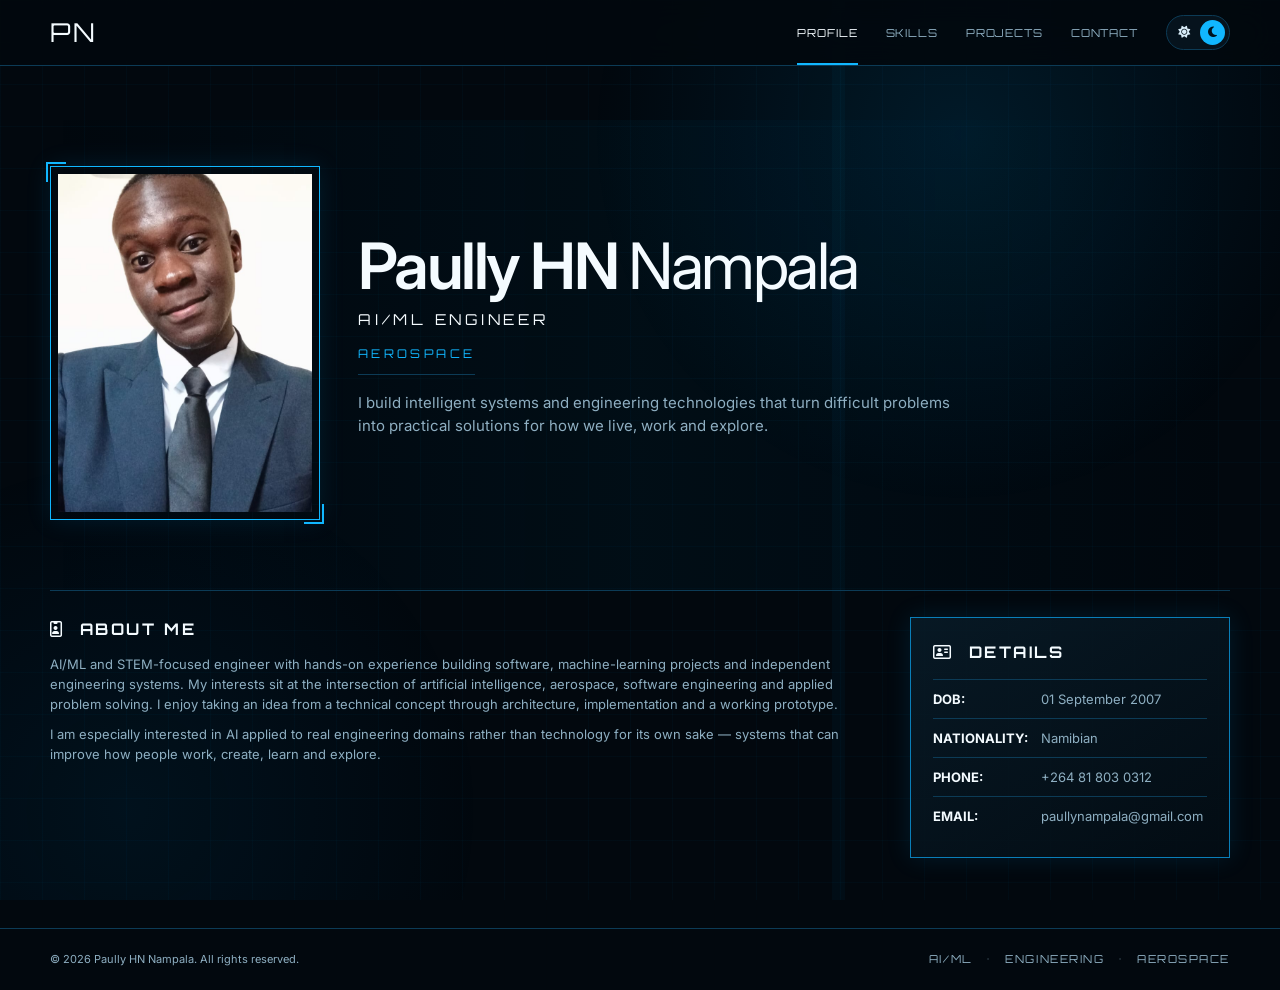
<file: index.html>
<!doctype html><html lang="en"><head><meta charset="utf-8"><meta name="viewport" content="width=device-width,initial-scale=1"><title>Paully HN Nampala | AI/ML Engineer</title><link rel="stylesheet" href="style.css"><link rel="stylesheet" href="https://cdnjs.cloudflare.com/ajax/libs/font-awesome/6.5.2/css/all.min.css"></head><body>
<header class="header"><div class="container header-inner"><a class="brand" href="index.html">PN</a><nav class="nav"><a class="active" href="index.html">PROFILE</a><a href="skills.html">SKILLS</a><a href="projects.html">PROJECTS</a><a href="contact.html">CONTACT</a><button class="theme-toggle" data-theme-toggle aria-label="Toggle theme"><span class="sun"><i class="fa-solid fa-sun"></i></span><span class="moon selected"><i class="fa-solid fa-moon"></i></span></button></nav></div></header>
<main class="page"><div class="container"><div class="hero"><div class="portrait-wrap"><img class="portrait" src="assets/images/paully-nampala.jpg" alt="Paully HN Nampala"></div><div class="hero-copy"><h1>Paully HN <span>Nampala</span></h1><div class="role">AI/ML ENGINEER</div><div class="subrole">AEROSPACE</div><p class="lead">I build intelligent systems and engineering technologies that turn difficult problems into practical solutions for how we live, work and explore.</p></div></div><div class="about-grid"><section class="about"><h2><i class="fa-regular fa-id-badge"></i> &nbsp;ABOUT ME</h2><p>AI/ML and STEM-focused engineer with hands-on experience building software, machine-learning projects and independent engineering systems. My interests sit at the intersection of artificial intelligence, aerospace, software engineering and applied problem solving. I enjoy taking an idea from a technical concept through architecture, implementation and a working prototype.</p><p style="margin-top:10px">I am especially interested in AI applied to real engineering domains rather than technology for its own sake — systems that can improve how people work, create, learn and explore.</p></section><aside class="details"><h2><i class="fa-regular fa-address-card"></i> &nbsp;DETAILS</h2><div class="detail"><b>DOB:</b><span>01 September 2007</span></div><div class="detail"><b>NATIONALITY:</b><span>Namibian</span></div><div class="detail"><b>PHONE:</b><span>+264 81 803 0312</span></div><div class="detail"><b>EMAIL:</b><span>paullynampala@gmail.com</span></div></aside></div></div></main><a class="top" href="#"><i class="fa-solid fa-chevron-up"></i></a><footer class="footer"><div class="container footer-inner"><span>© 2026 Paully HN Nampala. All rights reserved.</span><span class="footer-tags">AI/ML &nbsp; • &nbsp; ENGINEERING &nbsp; • &nbsp; AEROSPACE</span></div></footer><script src="script.js"></script></body></html>
</file>
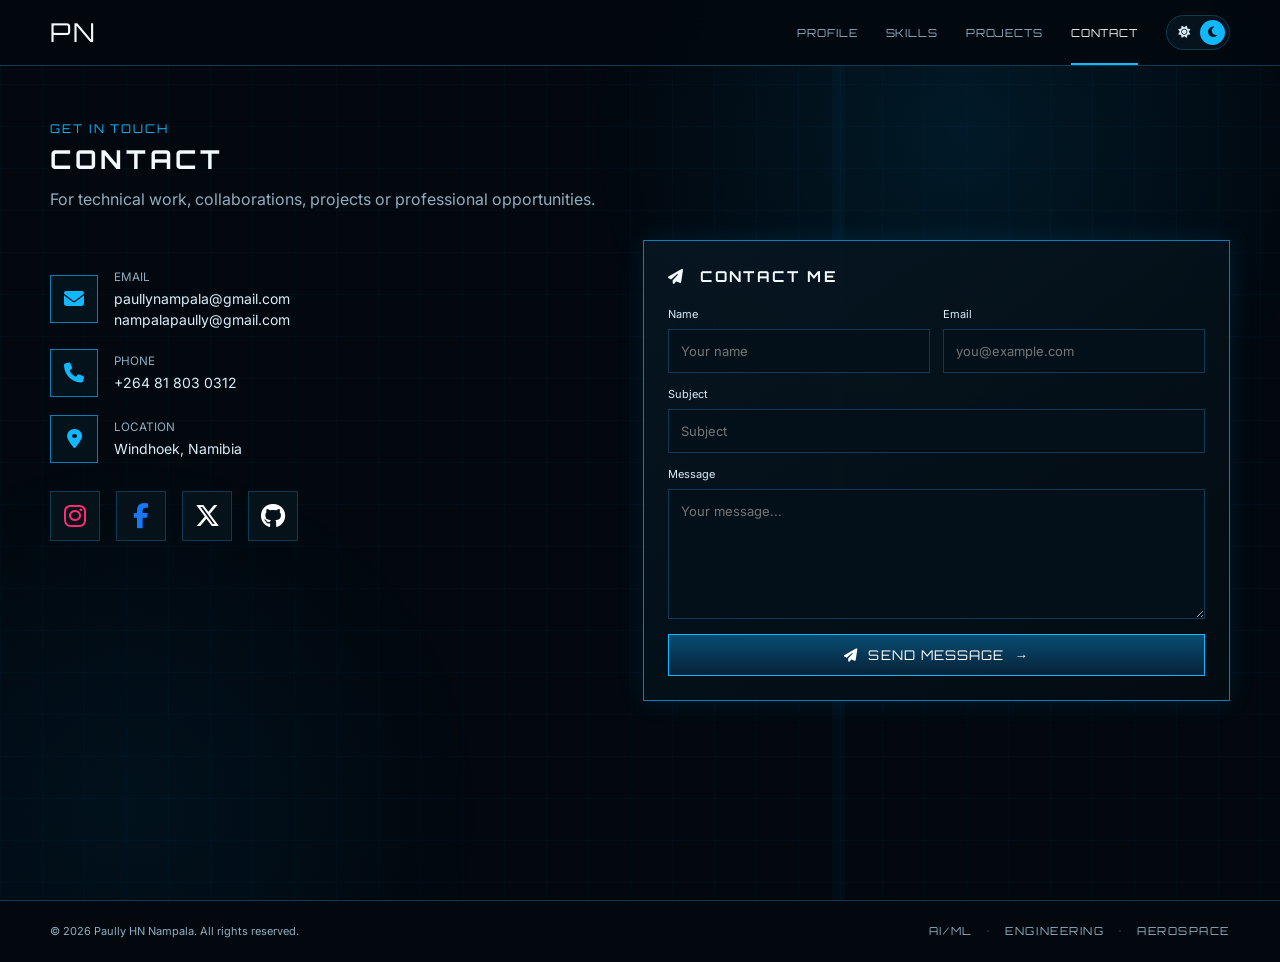
<file: contact.html>
<!doctype html><html lang="en"><head><meta charset="utf-8"><meta name="viewport" content="width=device-width,initial-scale=1"><title>Contact | Paully HN Nampala</title><link rel="stylesheet" href="style.css"><link rel="stylesheet" href="https://cdnjs.cloudflare.com/ajax/libs/font-awesome/6.5.2/css/all.min.css"></head><body><header class="header"><div class="container header-inner"><a class="brand" href="index.html">PN</a><nav class="nav"><a href="index.html">PROFILE</a><a href="skills.html">SKILLS</a><a href="projects.html">PROJECTS</a><a class="active" href="contact.html">CONTACT</a><button class="theme-toggle" data-theme-toggle><span class="sun"><i class="fa-solid fa-sun"></i></span><span class="moon selected"><i class="fa-solid fa-moon"></i></span></button></nav></div></header><main class="page"><div class="container"><div class="section-head"><div><div class="eyebrow">GET IN TOUCH</div><h1 class="page-title">CONTACT</h1><p>For technical work, collaborations, projects or professional opportunities.</p></div></div><div class="contact-layout"><section><div class="contact-list"><div class="contact-item"><div class="contact-icon"><i class="fa-solid fa-envelope"></i></div><p><small>EMAIL</small>paullynampala@gmail.com<br>nampalapaully@gmail.com</p></div><div class="contact-item"><div class="contact-icon"><i class="fa-solid fa-phone"></i></div><p><small>PHONE</small>+264 81 803 0312</p></div><div class="contact-item"><div class="contact-icon"><i class="fa-solid fa-location-dot"></i></div><p><small>LOCATION</small>Windhoek, Namibia</p></div></div><div class="socials"><a class="social instagram" href="https://www.instagram.com/paully_.nampala_007/" target="_blank" rel="noopener" aria-label="Instagram"><i class="fa-brands fa-instagram"></i></a><a class="social facebook" href="https://www.facebook.com/" target="_blank" rel="noopener" aria-label="Facebook"><i class="fa-brands fa-facebook-f"></i></a><a class="social x" href="https://x.com/" target="_blank" rel="noopener" aria-label="X"><i class="fa-brands fa-x-twitter"></i></a><a class="social github-social" href="https://github.com/Paully10?tab=repositories" target="_blank" rel="noopener" aria-label="GitHub"><i class="fa-brands fa-github"></i></a></div></section><section class="form-box"><h2><i class="fa-solid fa-paper-plane"></i> &nbsp;CONTACT ME</h2><form action="https://formsubmit.co/paullynampala@gmail.com" method="POST"><input type="hidden" name="_subject" value="Portfolio contact — Paully HN Nampala"><input type="hidden" name="_captcha" value="false"><input type="hidden" name="_template" value="table"><div class="form-grid"><div class="field"><label for="name">Name</label><input id="name" name="name" required placeholder="Your name"></div><div class="field"><label for="email">Email</label><input id="email" type="email" name="email" required placeholder="you@example.com"></div><div class="field full"><label for="subject">Subject</label><input id="subject" name="subject" required placeholder="Subject"></div><div class="field full"><label for="message">Message</label><textarea id="message" name="message" required placeholder="Your message..."></textarea></div></div><button class="form-submit" type="submit"><i class="fa-solid fa-paper-plane"></i> &nbsp;SEND MESSAGE&nbsp; →</button></form></section></div></div></main><a class="top" href="#"><i class="fa-solid fa-chevron-up"></i></a><footer class="footer"><div class="container footer-inner"><span>© 2026 Paully HN Nampala. All rights reserved.</span><span class="footer-tags">AI/ML &nbsp; • &nbsp; ENGINEERING &nbsp; • &nbsp; AEROSPACE</span></div></footer><script src="script.js"></script></body></html>
</file>
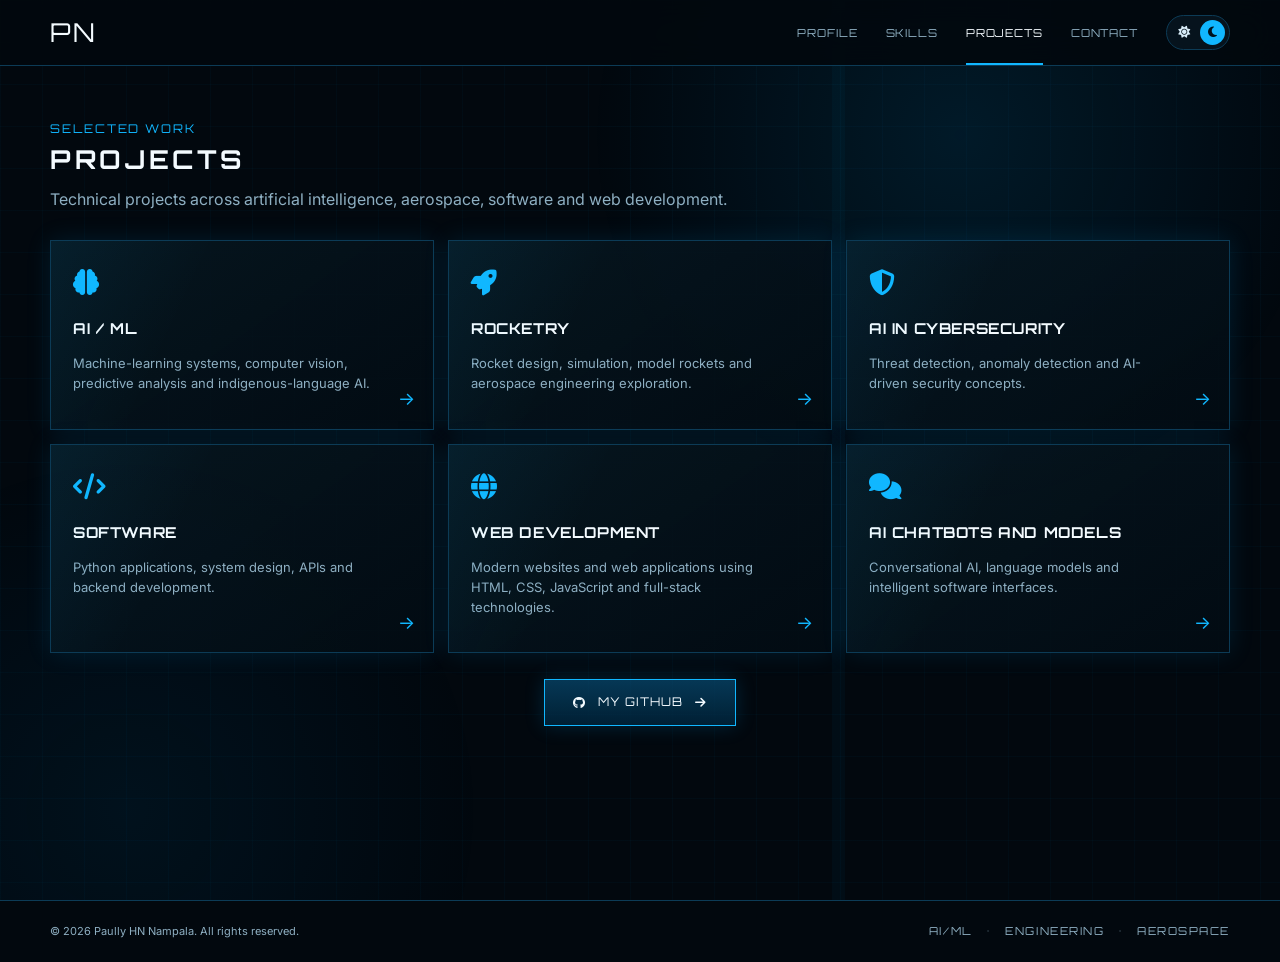
<file: projects.html>
<!doctype html><html lang="en"><head><meta charset="utf-8"><meta name="viewport" content="width=device-width,initial-scale=1"><title>Projects | Paully HN Nampala</title><link rel="stylesheet" href="style.css"><link rel="stylesheet" href="https://cdnjs.cloudflare.com/ajax/libs/font-awesome/6.5.2/css/all.min.css"></head><body><header class="header"><div class="container header-inner"><a class="brand" href="index.html">PN</a><nav class="nav"><a href="index.html">PROFILE</a><a href="skills.html">SKILLS</a><a class="active" href="projects.html">PROJECTS</a><a href="contact.html">CONTACT</a><button class="theme-toggle" data-theme-toggle><span class="sun"><i class="fa-solid fa-sun"></i></span><span class="moon selected"><i class="fa-solid fa-moon"></i></span></button></nav></div></header><main class="page"><div class="container"><div class="section-head"><div><div class="eyebrow">SELECTED WORK</div><h1 class="page-title">PROJECTS</h1><p>Technical projects across artificial intelligence, aerospace, software and web development.</p></div></div><div class="projects-grid"><article class="card project-card"><div class="icon"><i class="fa-solid fa-brain"></i></div><h3>AI / ML</h3><p>Machine-learning systems, computer vision, predictive analysis and indigenous-language AI.</p><span class="project-arrow">→</span></article><article class="card project-card"><div class="icon"><i class="fa-solid fa-rocket"></i></div><h3>ROCKETRY</h3><p>Rocket design, simulation, model rockets and aerospace engineering exploration.</p><span class="project-arrow">→</span></article><article class="card project-card"><div class="icon"><i class="fa-solid fa-shield-halved"></i></div><h3>AI IN CYBERSECURITY</h3><p>Threat detection, anomaly detection and AI-driven security concepts.</p><span class="project-arrow">→</span></article><article class="card project-card"><div class="icon"><i class="fa-solid fa-code"></i></div><h3>SOFTWARE</h3><p>Python applications, system design, APIs and backend development.</p><span class="project-arrow">→</span></article><article class="card project-card"><div class="icon"><i class="fa-solid fa-globe"></i></div><h3>WEB DEVELOPMENT</h3><p>Modern websites and web applications using HTML, CSS, JavaScript and full-stack technologies.</p><span class="project-arrow">→</span></article><article class="card project-card"><div class="icon"><i class="fa-solid fa-comments"></i></div><h3>AI CHATBOTS AND MODELS</h3><p>Conversational AI, language models and intelligent software interfaces.</p><span class="project-arrow">→</span></article></div><div class="cta-row"><a class="cta" href="https://github.com/Paully10?tab=repositories" target="_blank" rel="noopener"><i class="fa-brands fa-github"></i> MY GITHUB <i class="fa-solid fa-arrow-right"></i></a></div></div></main><footer class="footer"><div class="container footer-inner"><span>© 2026 Paully HN Nampala. All rights reserved.</span><span class="footer-tags">AI/ML &nbsp; • &nbsp; ENGINEERING &nbsp; • &nbsp; AEROSPACE</span></div></footer><script src="script.js"></script></body></html>
</file>
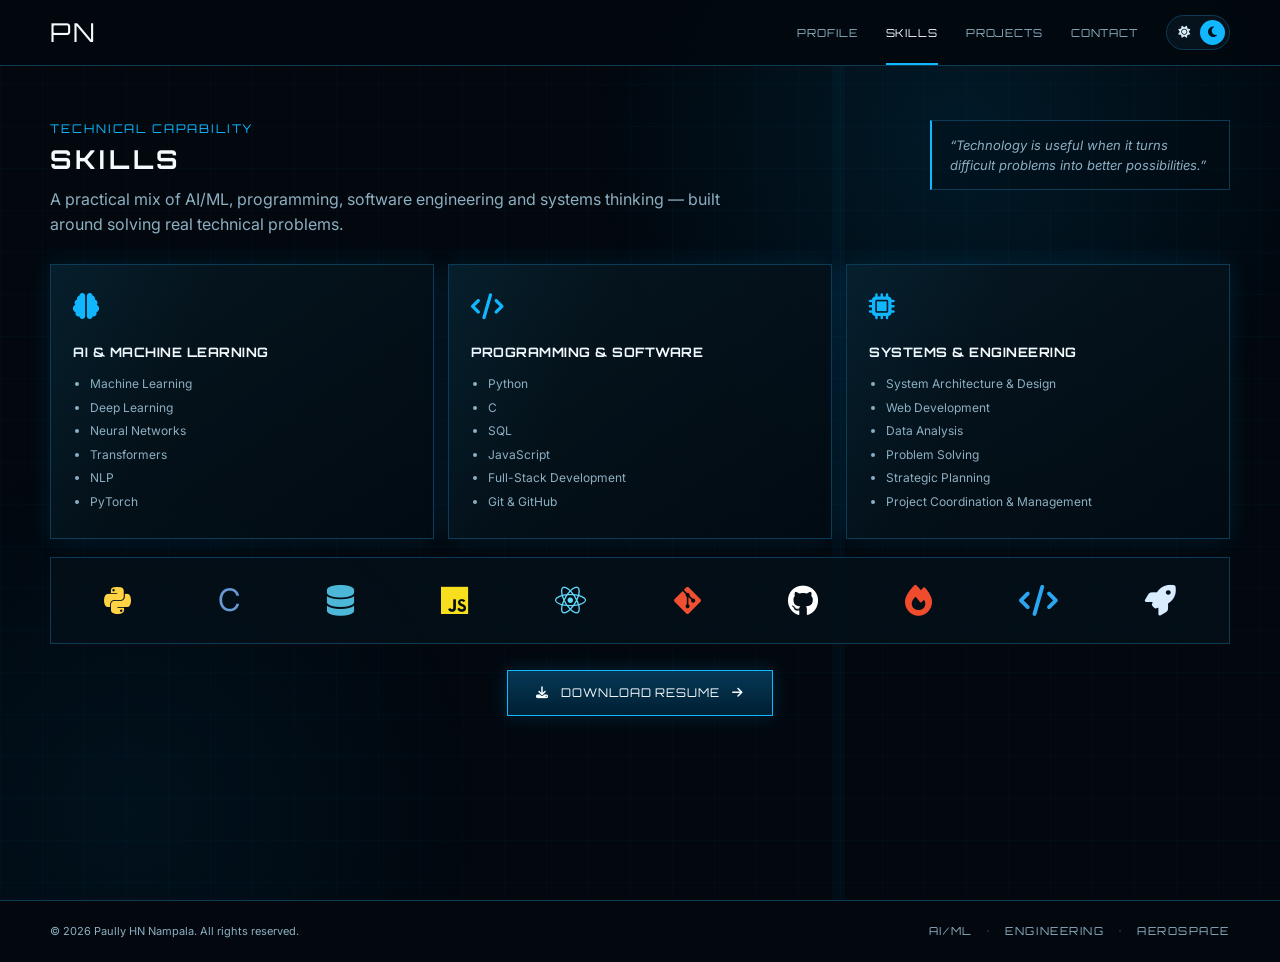
<file: skills.html>
<!doctype html><html lang="en"><head><meta charset="utf-8"><meta name="viewport" content="width=device-width,initial-scale=1"><title>Skills | Paully HN Nampala</title><link rel="stylesheet" href="style.css"><link rel="stylesheet" href="https://cdnjs.cloudflare.com/ajax/libs/font-awesome/6.5.2/css/all.min.css"></head><body><header class="header"><div class="container header-inner"><a class="brand" href="index.html">PN</a><nav class="nav"><a href="index.html">PROFILE</a><a class="active" href="skills.html">SKILLS</a><a href="projects.html">PROJECTS</a><a href="contact.html">CONTACT</a><button class="theme-toggle" data-theme-toggle><span class="sun"><i class="fa-solid fa-sun"></i></span><span class="moon selected"><i class="fa-solid fa-moon"></i></span></button></nav></div></header><main class="page"><div class="container"><div class="section-head"><div><div class="eyebrow">TECHNICAL CAPABILITY</div><h1 class="page-title">SKILLS</h1><p>A practical mix of AI/ML, programming, software engineering and systems thinking — built around solving real technical problems.</p></div><div class="quote">“Technology is useful when it turns difficult problems into better possibilities.”</div></div><div class="cards"><article class="card"><div class="icon"><i class="fa-solid fa-brain"></i></div><h3>AI & MACHINE LEARNING</h3><ul><li>Machine Learning</li><li>Deep Learning</li><li>Neural Networks</li><li>Transformers</li><li>NLP</li><li>PyTorch</li></ul></article><article class="card"><div class="icon"><i class="fa-solid fa-code"></i></div><h3>PROGRAMMING & SOFTWARE</h3><ul><li>Python</li><li>C</li><li>SQL</li><li>JavaScript</li><li>Full-Stack Development</li><li>Git & GitHub</li></ul></article><article class="card"><div class="icon"><i class="fa-solid fa-microchip"></i></div><h3>SYSTEMS & ENGINEERING</h3><ul><li>System Architecture & Design</li><li>Web Development</li><li>Data Analysis</li><li>Problem Solving</li><li>Strategic Planning</li><li>Project Coordination & Management</li></ul></article></div><div class="skills-icons" aria-label="Technology stack"><i class="fa-brands fa-python python"></i><span class="c-lang">C</span><i class="fa-solid fa-database sql"></i><i class="fa-brands fa-js js"></i><i class="fa-brands fa-react react"></i><i class="fa-brands fa-git-alt git"></i><i class="fa-brands fa-github github"></i><i class="fa-solid fa-fire pytorch"></i><i class="fa-solid fa-code vscode"></i><i class="fa-solid fa-rocket rocket"></i></div><div class="cta-row"><a class="cta pulse" href="assets/documents/Paully-HN-Nampala-Resume.docx" download><i class="fa-solid fa-download"></i> DOWNLOAD RESUME <i class="fa-solid fa-arrow-right"></i></a></div></div></main><footer class="footer"><div class="container footer-inner"><span>© 2026 Paully HN Nampala. All rights reserved.</span><span class="footer-tags">AI/ML &nbsp; • &nbsp; ENGINEERING &nbsp; • &nbsp; AEROSPACE</span></div></footer><script src="script.js"></script></body></html>
</file>
<file: style.css>
@import url('https://fonts.googleapis.com/css2?family=Inter:wght@400;500;600;700&family=Orbitron:wght@500;600;700&display=swap');

:root{--bg:#02080e;--panel:#06131d;--panel2:#081a26;--line:#0a7eb8;--line2:#0c3b56;--text:#d9edf9;--muted:#8eafc2;--accent:#11b7ff;--accent2:#65d4ff;--shadow:0 0 24px rgba(0,170,255,.12);--white:#f4fbff}
:root.light{--bg:#eef4f7;--panel:#f8fbfd;--panel2:#e7f0f5;--line:#168bc2;--line2:#9cc5dc;--text:#102331;--muted:#4c6878;--accent:#087db5;--accent2:#0aa8ef;--shadow:0 8px 28px rgba(18,71,95,.12);--white:#0c1e29}
*{box-sizing:border-box}html{scroll-behavior:smooth}body{margin:0;background:var(--bg);color:var(--text);font-family:Inter,system-ui,sans-serif;line-height:1.55;min-height:100vh;overflow-x:hidden}
body:before{content:"";position:fixed;inset:0;z-index:-3;background:radial-gradient(circle at 75% 15%,rgba(0,145,220,.13),transparent 30%),linear-gradient(rgba(0,126,183,.045) 1px,transparent 1px),linear-gradient(90deg,rgba(0,126,183,.045) 1px,transparent 1px);background-size:auto,42px 42px,42px 42px}
body:after{content:"";position:fixed;inset:0;z-index:-2;pointer-events:none;background:linear-gradient(90deg,transparent 0 65%,rgba(0,174,255,.035) 65% 66%,transparent 66%),radial-gradient(circle at 10% 90%,rgba(0,102,165,.1),transparent 25%)}
a{color:inherit;text-decoration:none}.container{width:min(1180px,calc(100% - 48px));margin:auto}
.header{position:sticky;top:0;z-index:100;background:color-mix(in srgb,var(--bg) 90%,transparent);backdrop-filter:blur(16px);border-bottom:1px solid var(--line2);height:66px}.header-inner{height:100%;display:flex;align-items:center;justify-content:space-between}.brand{font-family:Orbitron,sans-serif;font-size:26px;letter-spacing:.06em;color:var(--white)}.nav{display:flex;gap:28px;align-items:center}.nav a{font-family:Orbitron,sans-serif;font-size:11px;letter-spacing:.08em;color:var(--muted);padding:25px 0 20px;border-bottom:2px solid transparent}.nav a:hover,.nav a.active{color:var(--white);border-color:var(--accent)}.theme-toggle{display:flex;align-items:center;gap:4px;border:1px solid var(--line2);background:var(--panel);border-radius:20px;padding:4px;cursor:pointer;color:var(--text)}.theme-toggle span{width:25px;height:25px;border-radius:50%;display:grid;place-items:center;font-size:12px}.theme-toggle .selected{background:var(--accent);color:#00131d}
.page{padding:54px 0 70px;min-height:calc(100vh - 66px);position:relative}.page-title{font-family:Orbitron,sans-serif;font-size:26px;letter-spacing:.14em;margin:0 0 8px;color:var(--white)}.eyebrow{font-family:Orbitron,sans-serif;color:var(--accent);letter-spacing:.16em;font-size:12px}.section-head{display:flex;align-items:flex-start;justify-content:space-between;gap:30px;margin-bottom:28px}.section-head p{max-width:680px;color:var(--muted);margin:8px 0 0}.quote{border:1px solid var(--line2);border-left:2px solid var(--accent);padding:14px 18px;max-width:300px;color:var(--muted);font-style:italic;font-size:13px;background:rgba(2,12,18,.32)}
.hero{display:grid;grid-template-columns:270px 1fr;gap:38px;align-items:center;padding:14px 0 38px;min-height:470px;background:linear-gradient(90deg,transparent,rgba(0,74,108,.09),transparent)}.portrait-wrap{position:relative;padding:7px;border:1px solid var(--accent);box-shadow:var(--shadow)}.portrait-wrap:before,.portrait-wrap:after{content:"";position:absolute;width:18px;height:18px;border-color:var(--accent);border-style:solid}.portrait-wrap:before{left:-5px;top:-5px;border-width:2px 0 0 2px}.portrait-wrap:after{right:-5px;bottom:-5px;border-width:0 2px 2px 0}.portrait{display:block;width:100%;aspect-ratio:3/4;object-fit:cover}.hero-copy h1{font-size:clamp(40px,5vw,64px);line-height:1;margin:0 0 10px;font-weight:600;letter-spacing:-.04em;color:var(--white)}.hero-copy h1 span{font-weight:400}.role{font-family:Orbitron,sans-serif;letter-spacing:.25em;font-size:15px;color:var(--white);margin:9px 0}.subrole{font-family:Orbitron,sans-serif;letter-spacing:.28em;color:var(--accent);font-size:12px;border-bottom:1px solid var(--line2);display:inline-block;padding-bottom:10px}.hero-copy .lead{max-width:610px;color:var(--muted);margin-top:16px;font-size:15px}.hero-art{position:absolute;right:0;top:70px;width:47%;height:390px;z-index:-1;opacity:.45;background:radial-gradient(ellipse at 65% 65%,rgba(31,156,224,.35),transparent 25%),linear-gradient(120deg,transparent 35%,rgba(12,74,108,.25) 36% 38%,transparent 39%),linear-gradient(180deg,transparent,rgba(0,77,115,.18));clip-path:polygon(40% 0,100% 0,100% 100%,0 100%,20% 72%)}
.about-grid{display:grid;grid-template-columns:1fr 320px;gap:24px;border-top:1px solid var(--line2);padding-top:26px}.about h2,.details h2{font-family:Orbitron,sans-serif;font-size:16px;letter-spacing:.16em;margin:0 0 12px;color:var(--white)}.about p{color:var(--muted);font-size:13px;margin:0}.details{border:1px solid var(--line);background:linear-gradient(145deg,rgba(8,27,39,.9),rgba(3,13,20,.9));padding:22px;box-shadow:var(--shadow)}.detail{display:grid;grid-template-columns:100px 1fr;gap:8px;padding:9px 0;border-top:1px solid var(--line2);font-size:13px}.detail:first-of-type{margin-top:14px}.detail b{color:var(--white)}.detail span{color:var(--muted)}
.cards{display:grid;grid-template-columns:repeat(3,1fr);gap:14px}.card{border:1px solid var(--line2);background:linear-gradient(145deg,rgba(7,24,35,.86),rgba(2,12,19,.9));padding:22px;box-shadow:var(--shadow);position:relative;overflow:hidden}.card:before{content:"";position:absolute;inset:0;background:linear-gradient(115deg,rgba(0,183,255,.06),transparent 35%);pointer-events:none}.card:hover{border-color:var(--accent);transform:translateY(-2px);transition:.2s}.card h3{font-family:Orbitron,sans-serif;font-size:13px;letter-spacing:.04em;margin:0 0 13px;color:var(--white)}.card p,.card li{font-size:12px;color:var(--muted)}.card ul{margin:0;padding-left:17px}.card li{margin:5px 0}.icon{font-size:26px;color:var(--accent);margin-bottom:14px}.skills-icons{display:flex;justify-content:space-around;gap:18px;align-items:center;border:1px solid var(--line2);padding:18px;margin:18px 0 24px;background:rgba(4,17,26,.75);font-size:31px}.skills-icons i{transition:.2s}.skills-icons i:hover{transform:translateY(-3px)}.python{color:#ffd343}.c-lang{color:#659ad2}.sql{color:#4db7d8}.js{color:#f7df1e}.react{color:#61dafb}.git{color:#f05032}.github{color:#fff}.pytorch{color:#ee4c2c}.vscode{color:#2aa7f0}.rocket{color:#d8ecff}
.cta-row{text-align:center;margin-top:26px}.cta{display:inline-flex;align-items:center;gap:12px;justify-content:center;border:1px solid var(--accent);background:linear-gradient(180deg,rgba(9,82,125,.65),rgba(0,38,61,.8));color:var(--white);padding:13px 28px;font-family:Orbitron,sans-serif;font-size:12px;letter-spacing:.08em;box-shadow:0 0 20px rgba(0,174,255,.18);position:relative}.cta:hover{box-shadow:0 0 28px rgba(0,174,255,.38);transform:translateY(-1px)}.cta.pulse{animation:glow 2.2s ease-in-out infinite}@keyframes glow{0%,100%{box-shadow:0 0 10px rgba(0,174,255,.12)}50%{box-shadow:0 0 28px rgba(0,174,255,.42)}}
.projects-grid{display:grid;grid-template-columns:repeat(3,1fr);gap:14px}.project-card{min-height:185px}.project-card h3{font-size:15px}.project-card p{font-size:13px;max-width:310px}.project-arrow{position:absolute;right:18px;bottom:16px;color:var(--accent);font-size:18px}
.contact-layout{display:grid;grid-template-columns:1fr 1.05fr;gap:34px;align-items:start}.contact-list{display:grid;gap:18px;margin:28px 0}.contact-item{display:flex;gap:16px;align-items:center}.contact-icon{width:48px;height:48px;display:grid;place-items:center;border:1px solid var(--line);background:rgba(5,21,31,.9);font-size:20px;color:var(--accent)}.contact-item p{margin:0;color:var(--text);font-size:14px}.contact-item small{display:block;color:var(--muted);margin-bottom:2px}.socials{display:flex;gap:16px;margin-top:28px}.social{width:50px;height:50px;display:grid;place-items:center;border:1px solid var(--line2);background:#06121a;font-size:25px;transition:.2s}.social:hover{transform:translateY(-3px);border-color:currentColor}.instagram{color:#ff2d75}.facebook{color:#1877f2}.x{color:#fff}.github-social{color:#fff}.form-box{border:1px solid var(--line);padding:24px;background:linear-gradient(145deg,rgba(7,23,34,.9),rgba(2,12,18,.94));box-shadow:var(--shadow)}.form-box h2{font-family:Orbitron,sans-serif;font-size:15px;letter-spacing:.16em;margin:0 0 18px;color:var(--white)}.form-grid{display:grid;grid-template-columns:1fr 1fr;gap:13px}.field{display:grid;gap:6px}.field.full{grid-column:1/-1}.field label{font-size:11px;color:var(--text)}.field input,.field textarea{width:100%;border:1px solid var(--line2);background:#03101a;color:var(--text);padding:11px 12px;outline:none;font:inherit;font-size:13px}.field textarea{min-height:130px;resize:vertical}.field input:focus,.field textarea:focus{border-color:var(--accent);box-shadow:0 0 0 2px rgba(17,183,255,.08)}.form-submit{width:100%;margin-top:15px;border:1px solid var(--accent);background:linear-gradient(180deg,#084c72,#062238);color:#fff;padding:12px;font-family:Orbitron,sans-serif;letter-spacing:.08em;cursor:pointer}.form-submit:hover{box-shadow:0 0 24px rgba(0,174,255,.25)}
.footer{border-top:1px solid var(--line2);padding:22px 0;color:var(--muted);font-size:11px}.footer-inner{display:flex;justify-content:space-between;align-items:center;gap:20px}.footer-tags{font-family:Orbitron,sans-serif;letter-spacing:.14em;color:var(--muted)}.top{position:fixed;right:22px;bottom:22px;width:42px;height:42px;border:1px solid var(--accent);background:rgba(3,16,25,.88);color:var(--white);display:grid;place-items:center;z-index:50;opacity:0;transform:translateY(12px);pointer-events:none;transition:.2s}.top.show{opacity:1;transform:none;pointer-events:auto}.mobile-nav{display:none}
.light .card,.light .form-box,.light .details{background:rgba(255,255,255,.72)}.light .field input,.light .field textarea{background:#f4f9fc}.light .x,.light .github-social,.light .github{color:#111}
@media(max-width:900px){.container{width:min(100% - 30px,720px)}.nav{gap:14px}.nav a{font-size:9px}.hero{grid-template-columns:210px 1fr;gap:24px}.about-grid,.contact-layout{grid-template-columns:1fr}.cards,.projects-grid{grid-template-columns:repeat(2,1fr)}.quote{display:none}.hero-art{width:55%}}
@media(max-width:650px){.header{height:auto}.header-inner{min-height:62px;flex-wrap:wrap;padding:8px 0}.nav{order:3;width:100%;justify-content:space-between;gap:8px}.nav a{padding:8px 0;font-size:8px}.hero{grid-template-columns:1fr;padding-top:25px}.portrait-wrap{width:220px;justify-self:center}.hero-copy h1{font-size:39px}.cards,.projects-grid,.form-grid{grid-template-columns:1fr}.field.full{grid-column:auto}.skills-icons{flex-wrap:wrap}.footer-inner{flex-direction:column;align-items:flex-start}.page{padding-top:34px}}
</file>
